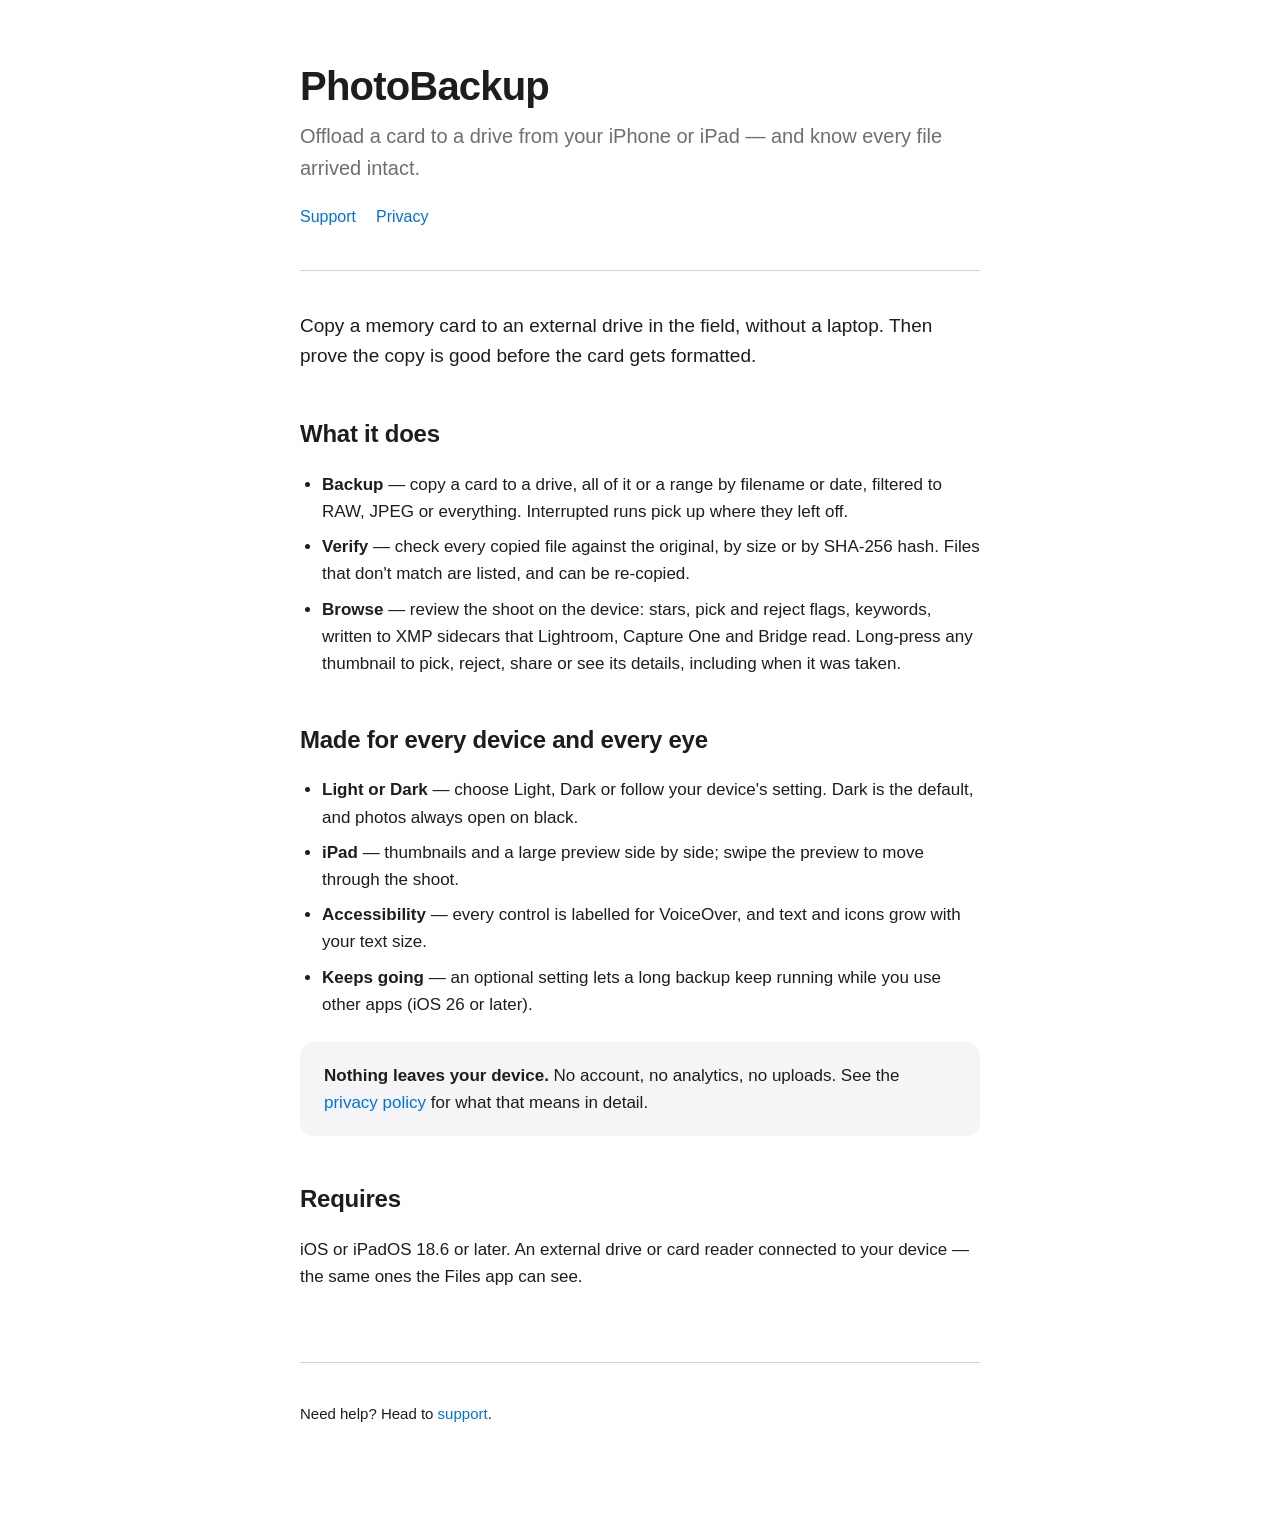
<file: index.html>
<!doctype html>
<html lang="en">
<head>
<meta charset="utf-8">
<meta name="viewport" content="width=device-width, initial-scale=1">
<title>PhotoBackup</title>
<meta name="description" content="Back up a memory card to a drive from your iPhone or iPad, verify every file arrived intact, and cull the results.">
<link rel="stylesheet" href="style.css">
</head>
<body>
<div class="wrap">

<header>
    <h1>PhotoBackup</h1>
    <p class="tagline">Offload a card to a drive from your iPhone or iPad — and know every file arrived intact.</p>
    <nav>
        <a href="support.html">Support</a>
        <a href="privacy.html">Privacy</a>
    </nav>
</header>

<p class="lead">Copy a memory card to an external drive in the field, without a laptop. Then prove the copy is good before the card gets formatted.</p>

<h2>What it does</h2>
<ul>
    <li><strong>Backup</strong> — copy a card to a drive, all of it or a range by filename or date, filtered to RAW, JPEG or everything. Interrupted runs pick up where they left off.</li>
    <li><strong>Verify</strong> — check every copied file against the original, by size or by SHA-256 hash. Files that don't match are listed, and can be re-copied.</li>
    <li><strong>Browse</strong> — review the shoot on the device: stars, pick and reject flags, keywords, written to XMP sidecars that Lightroom, Capture One and Bridge read. Long-press any thumbnail to pick, reject, share or see its details, including when it was taken.</li>
</ul>

<h2>Made for every device and every eye</h2>
<ul>
    <li><strong>Light or Dark</strong> — choose Light, Dark or follow your device's setting. Dark is the default, and photos always open on black.</li>
    <li><strong>iPad</strong> — thumbnails and a large preview side by side; swipe the preview to move through the shoot.</li>
    <li><strong>Accessibility</strong> — every control is labelled for VoiceOver, and text and icons grow with your text size.</li>
    <li><strong>Keeps going</strong> — an optional setting lets a long backup keep running while you use other apps (iOS&nbsp;26 or later).</li>
</ul>

<div class="card">
    <p><strong>Nothing leaves your device.</strong> No account, no analytics, no uploads. See the <a href="privacy.html">privacy policy</a> for what that means in detail.</p>
</div>

<h2>Requires</h2>
<p>iOS or iPadOS 18.6 or later. An external drive or card reader connected to your device — the same ones the Files app can see.</p>

<footer>
    <p>Need help? Head to <a href="support.html">support</a>.</p>
</footer>

</div>
</body>
</html>
</file>
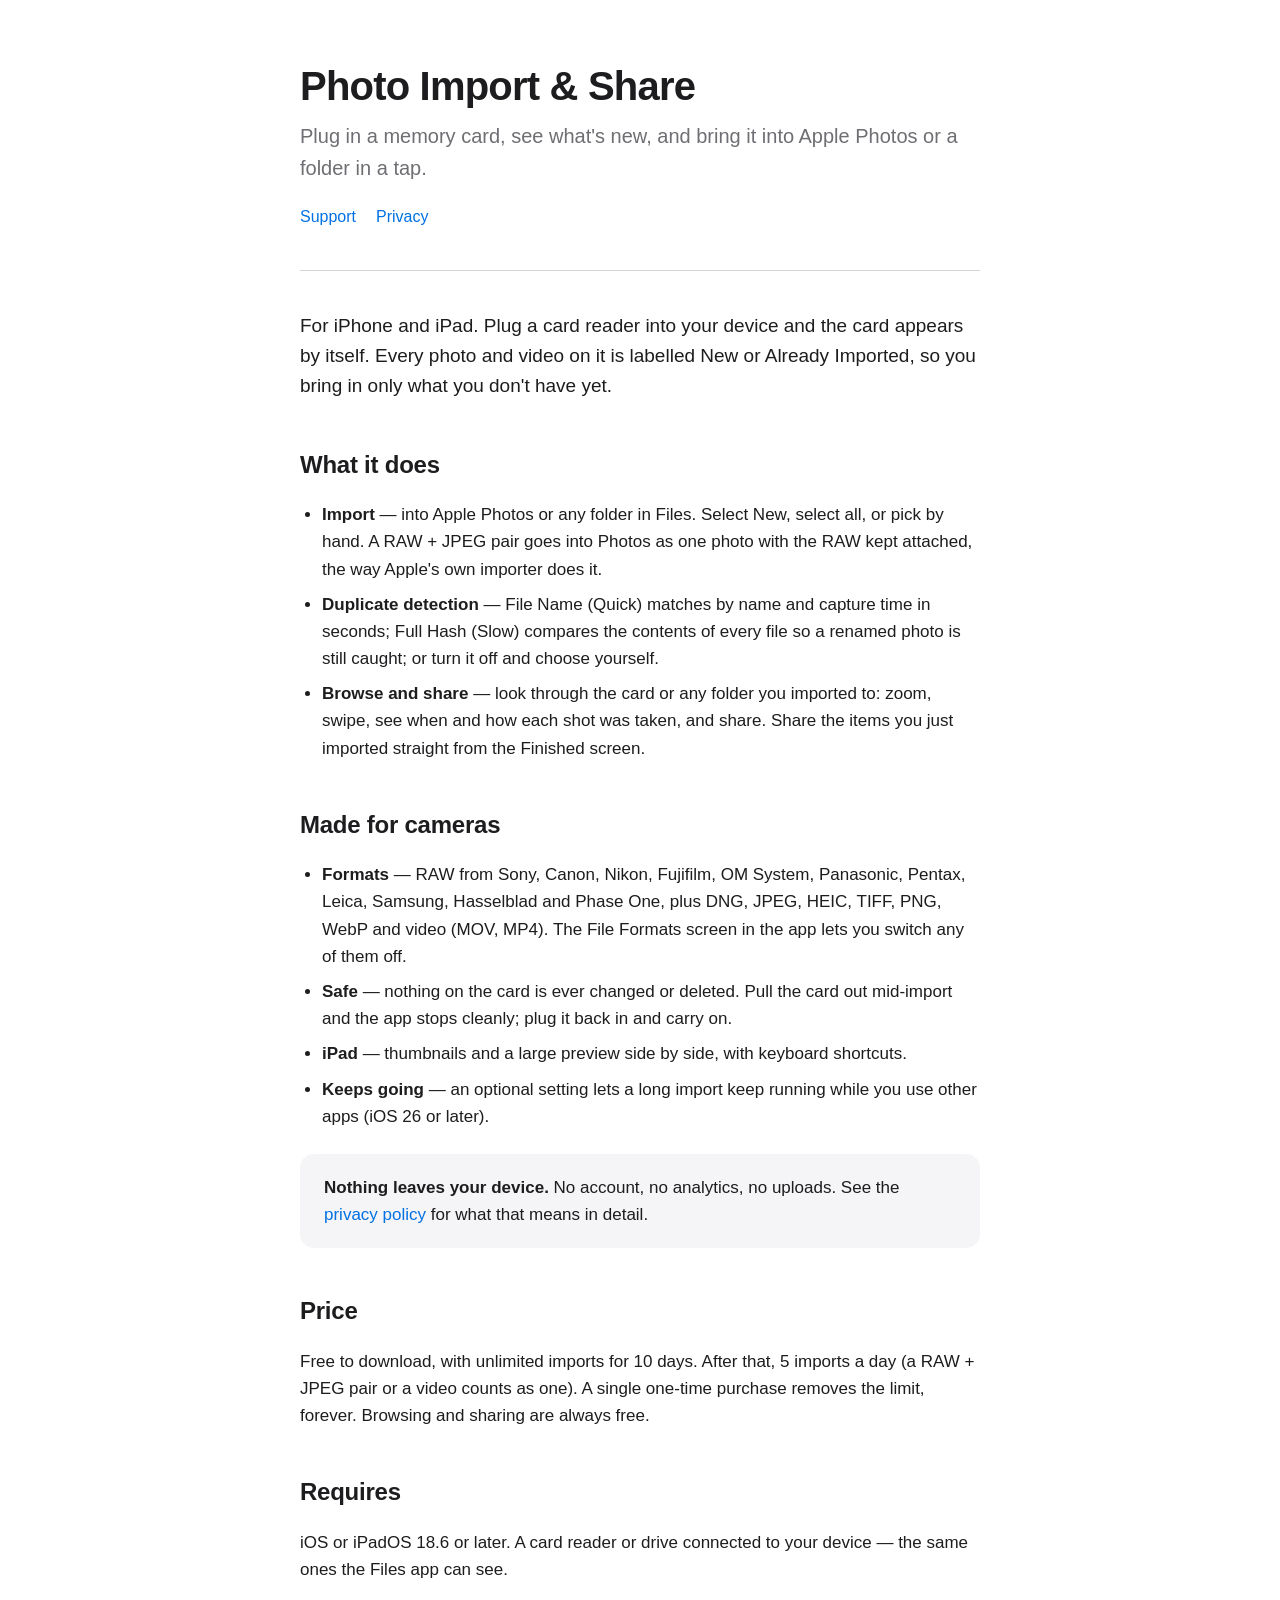
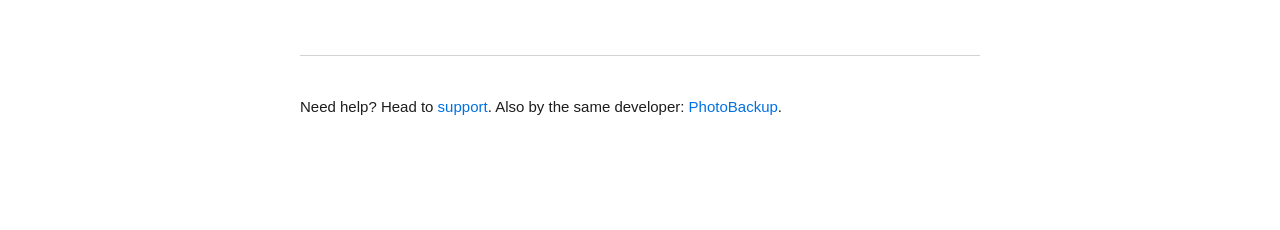
<file: photoimport/index.html>
<!doctype html>
<html lang="en">
<head>
<meta charset="utf-8">
<meta name="viewport" content="width=device-width, initial-scale=1">
<title>Photo Import &amp; Share</title>
<meta name="description" content="Bring the new photos and videos from a camera's memory card into Apple Photos or a folder on your iPhone or iPad, then share them. Nothing leaves your device.">
<link rel="stylesheet" href="../style.css">
</head>
<body>
<div class="wrap">

<header>
    <h1>Photo Import &amp; Share</h1>
    <p class="tagline">Plug in a memory card, see what's new, and bring it into Apple Photos or a folder in a tap.</p>
    <nav>
        <a href="support.html">Support</a>
        <a href="privacy.html">Privacy</a>
    </nav>
</header>

<p class="lead">For iPhone and iPad. Plug a card reader into your device and the card appears by itself. Every photo and video on it is labelled New or Already Imported, so you bring in only what you don't have yet.</p>

<h2>What it does</h2>
<ul>
    <li><strong>Import</strong> — into Apple Photos or any folder in Files. Select New, select all, or pick by hand. A RAW + JPEG pair goes into Photos as one photo with the RAW kept attached, the way Apple's own importer does it.</li>
    <li><strong>Duplicate detection</strong> — File Name (Quick) matches by name and capture time in seconds; Full Hash (Slow) compares the contents of every file so a renamed photo is still caught; or turn it off and choose yourself.</li>
    <li><strong>Browse and share</strong> — look through the card or any folder you imported to: zoom, swipe, see when and how each shot was taken, and share. Share the items you just imported straight from the Finished screen.</li>
</ul>

<h2>Made for cameras</h2>
<ul>
    <li><strong>Formats</strong> — RAW from Sony, Canon, Nikon, Fujifilm, OM System, Panasonic, Pentax, Leica, Samsung, Hasselblad and Phase One, plus DNG, JPEG, HEIC, TIFF, PNG, WebP and video (MOV, MP4). The File Formats screen in the app lets you switch any of them off.</li>
    <li><strong>Safe</strong> — nothing on the card is ever changed or deleted. Pull the card out mid-import and the app stops cleanly; plug it back in and carry on.</li>
    <li><strong>iPad</strong> — thumbnails and a large preview side by side, with keyboard shortcuts.</li>
    <li><strong>Keeps going</strong> — an optional setting lets a long import keep running while you use other apps (iOS&nbsp;26 or later).</li>
</ul>

<div class="card">
    <p><strong>Nothing leaves your device.</strong> No account, no analytics, no uploads. See the <a href="privacy.html">privacy policy</a> for what that means in detail.</p>
</div>

<h2>Price</h2>
<p>Free to download, with unlimited imports for 10 days. After that, 5 imports a day (a RAW + JPEG pair or a video counts as one). A single one-time purchase removes the limit, forever. Browsing and sharing are always free.</p>

<h2>Requires</h2>
<p>iOS or iPadOS 18.6 or later. A card reader or drive connected to your device — the same ones the Files app can see.</p>

<footer>
    <p>Need help? Head to <a href="support.html">support</a>. Also by the same developer: <a href="../index.html">PhotoBackup</a>.</p>
</footer>

</div>
</body>
</html>
</file>
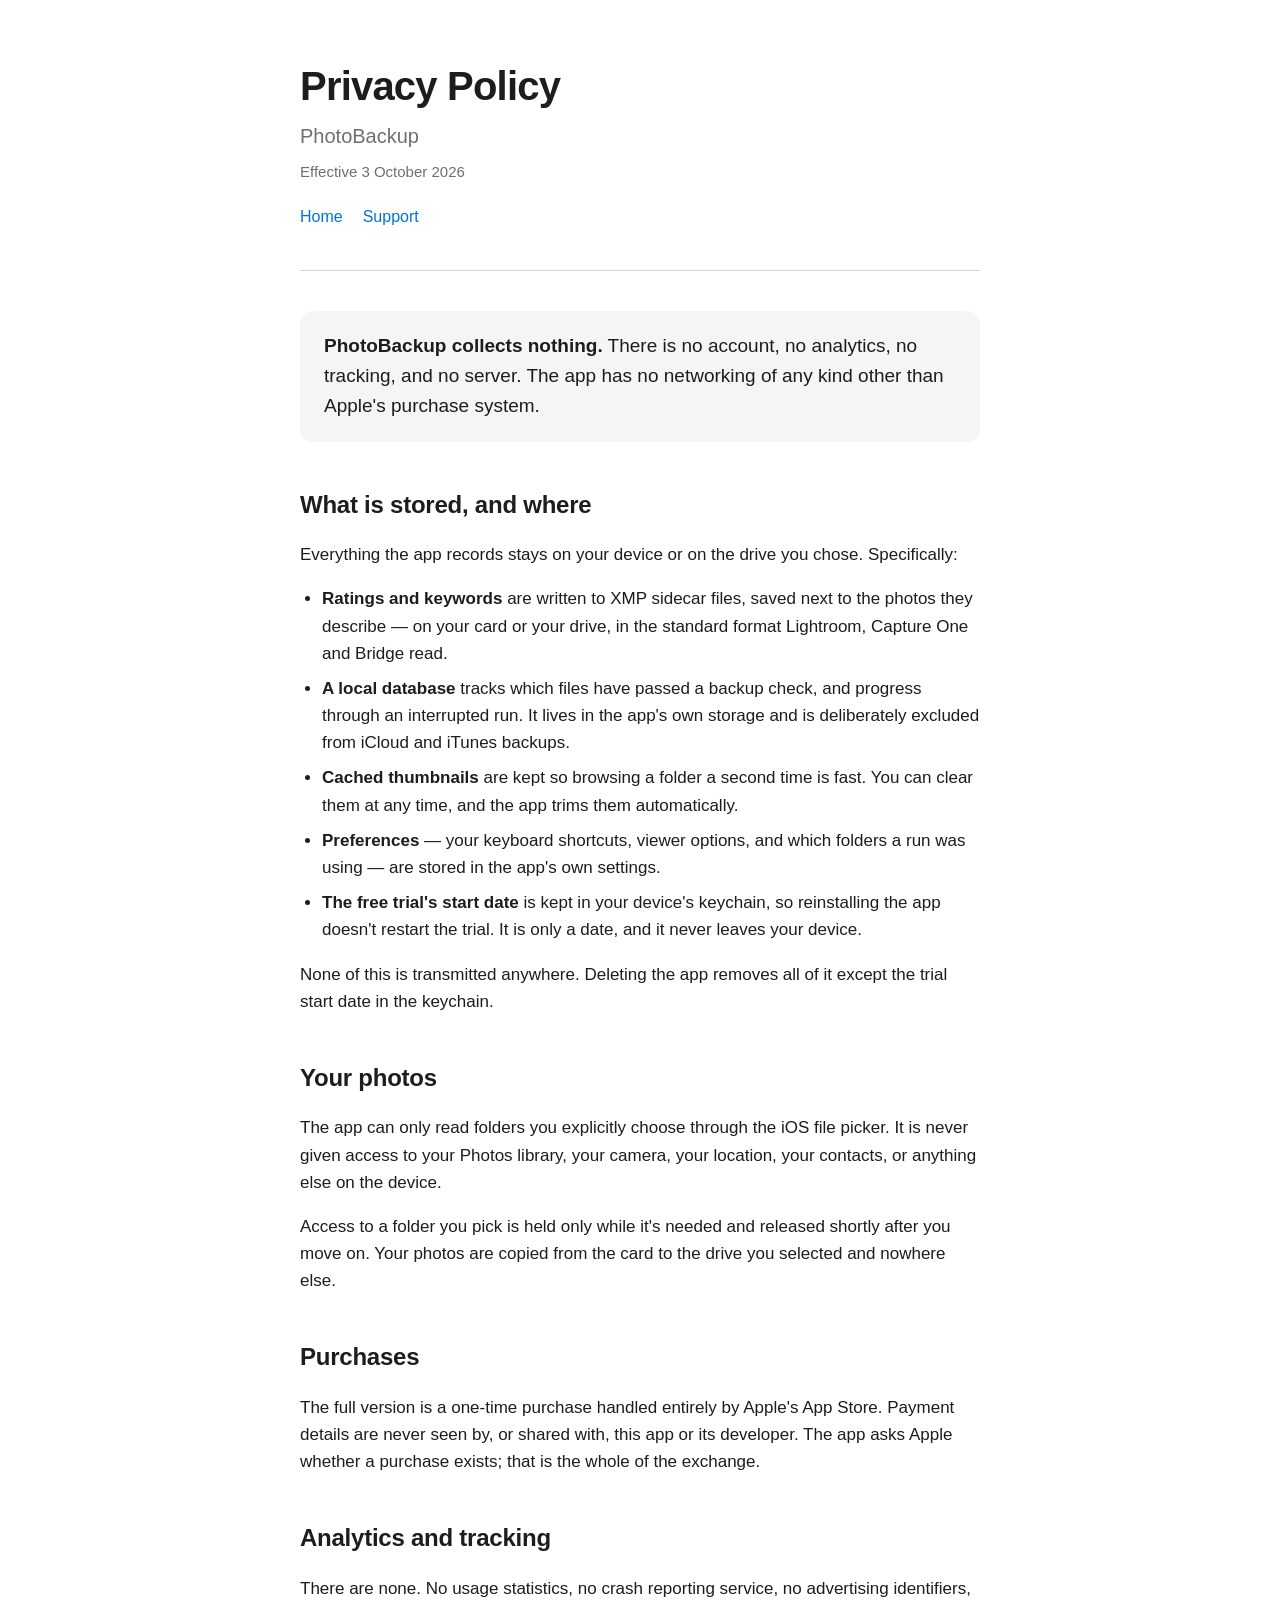
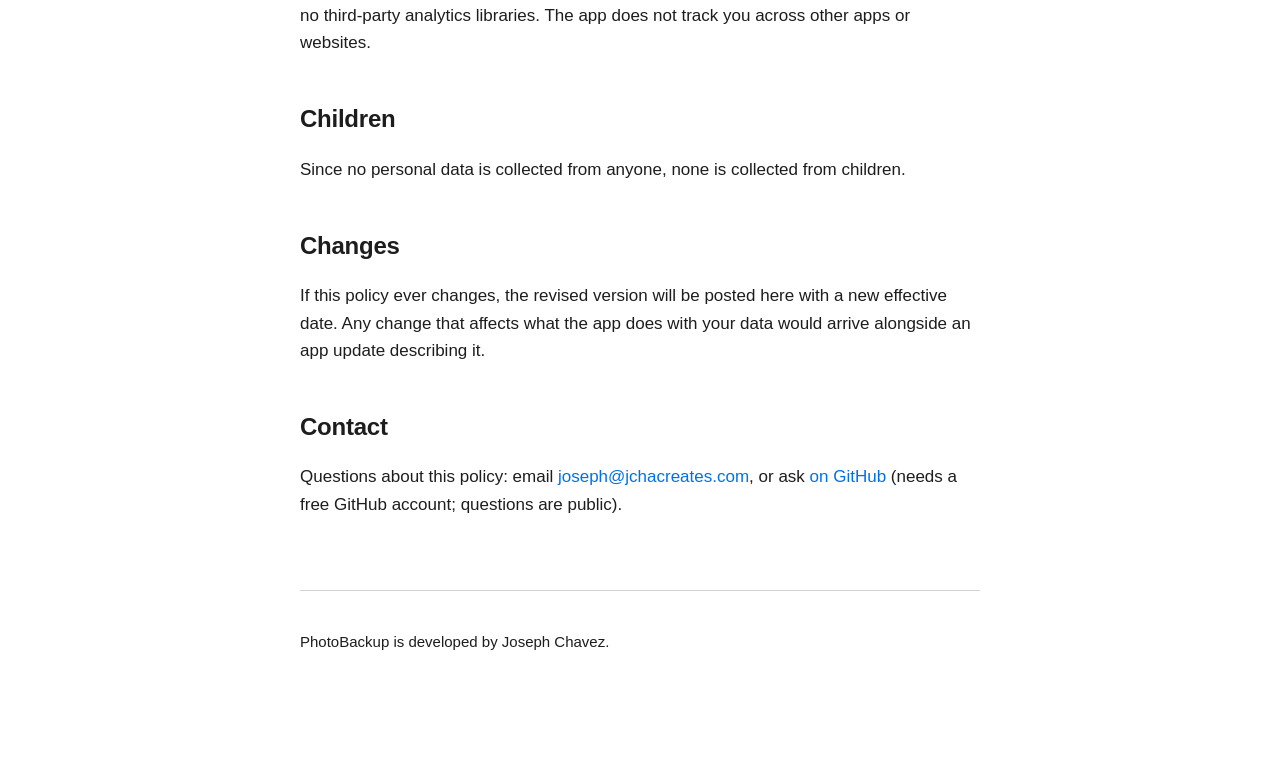
<file: privacy.html>
<!doctype html>
<html lang="en">
<head>
<meta charset="utf-8">
<meta name="viewport" content="width=device-width, initial-scale=1">
<title>Privacy Policy — PhotoBackup</title>
<meta name="description" content="PhotoBackup collects no data. Nothing leaves your device.">
<link rel="stylesheet" href="style.css">
</head>
<body>
<div class="wrap">

<header>
    <h1>Privacy Policy</h1>
    <p class="tagline">PhotoBackup</p>
    <p class="meta">Effective 3 October 2026</p>
    <nav>
        <a href="index.html">Home</a>
        <a href="support.html">Support</a>
    </nav>
</header>

<div class="card">
    <p class="lead"><strong>PhotoBackup collects nothing.</strong> There is no account, no analytics, no tracking, and no server. The app has no networking of any kind other than Apple's purchase system.</p>
</div>

<h2>What is stored, and where</h2>
<p>Everything the app records stays on your device or on the drive you chose. Specifically:</p>
<ul>
    <li><strong>Ratings and keywords</strong> are written to XMP sidecar files, saved next to the photos they describe — on your card or your drive, in the standard format Lightroom, Capture One and Bridge read.</li>
    <li><strong>A local database</strong> tracks which files have passed a backup check, and progress through an interrupted run. It lives in the app's own storage and is deliberately excluded from iCloud and iTunes backups.</li>
    <li><strong>Cached thumbnails</strong> are kept so browsing a folder a second time is fast. You can clear them at any time, and the app trims them automatically.</li>
    <li><strong>Preferences</strong> — your keyboard shortcuts, viewer options, and which folders a run was using — are stored in the app's own settings.</li>
    <li><strong>The free trial's start date</strong> is kept in your device's keychain, so reinstalling the app doesn't restart the trial. It is only a date, and it never leaves your device.</li>
</ul>
<p>None of this is transmitted anywhere. Deleting the app removes all of it except the trial start date in the keychain.</p>

<h2>Your photos</h2>
<p>The app can only read folders you explicitly choose through the iOS file picker. It is never given access to your Photos library, your camera, your location, your contacts, or anything else on the device.</p>
<p>Access to a folder you pick is held only while it's needed and released shortly after you move on. Your photos are copied from the card to the drive you selected and nowhere else.</p>

<h2>Purchases</h2>
<p>The full version is a one-time purchase handled entirely by Apple's App Store. Payment details are never seen by, or shared with, this app or its developer. The app asks Apple whether a purchase exists; that is the whole of the exchange.</p>

<h2>Analytics and tracking</h2>
<p>There are none. No usage statistics, no crash reporting service, no advertising identifiers, no third-party analytics libraries. The app does not track you across other apps or websites.</p>

<h2>Children</h2>
<p>Since no personal data is collected from anyone, none is collected from children.</p>

<h2>Changes</h2>
<p>If this policy ever changes, the revised version will be posted here with a new effective date. Any change that affects what the app does with your data would arrive alongside an app update describing it.</p>

<h2>Contact</h2>
<p>Questions about this policy: email <a href="mailto:joseph@jchacreates.com">joseph@jchacreates.com</a>, or ask <a href="https://github.com/JChaCreates/iosphotobackup/issues/new">on GitHub</a> (needs a free GitHub account; questions are public).</p>

<footer>
    <p>PhotoBackup is developed by Joseph Chavez.</p>
</footer>

</div>
</body>
</html>
</file>
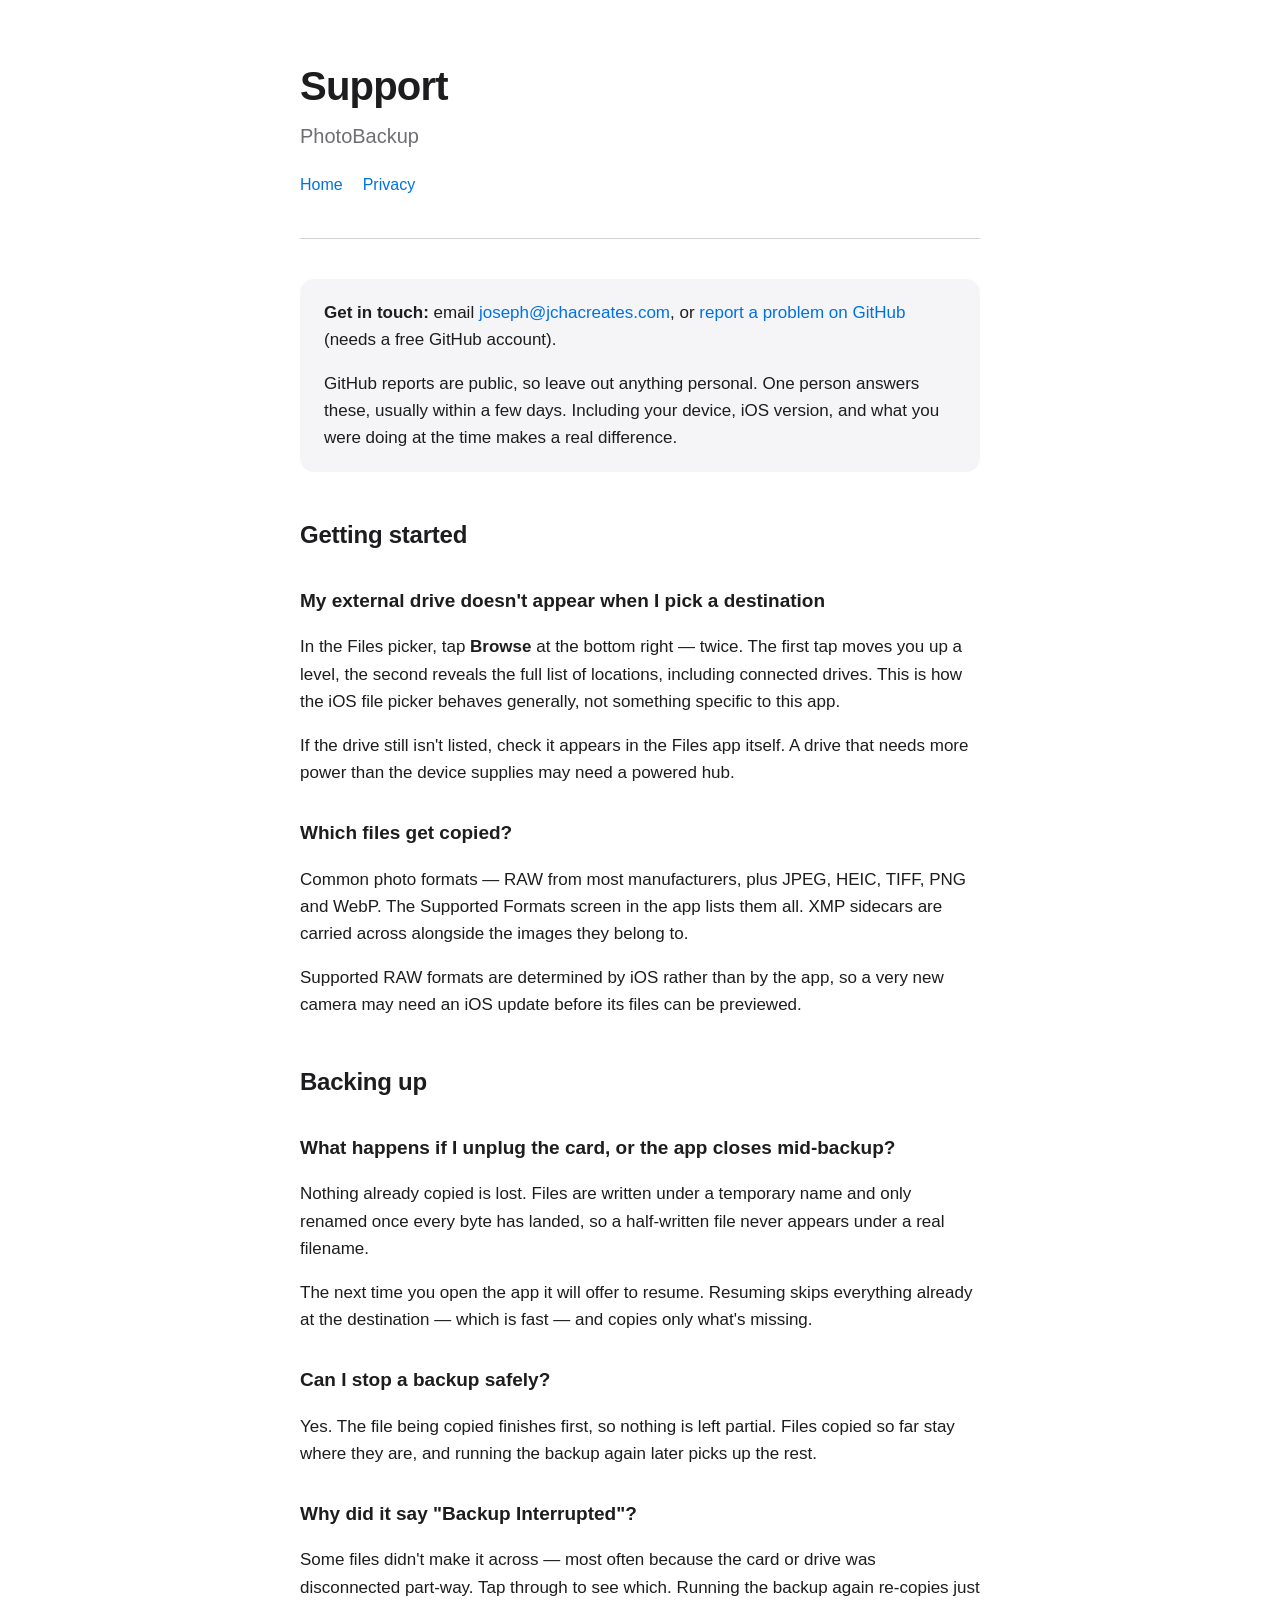
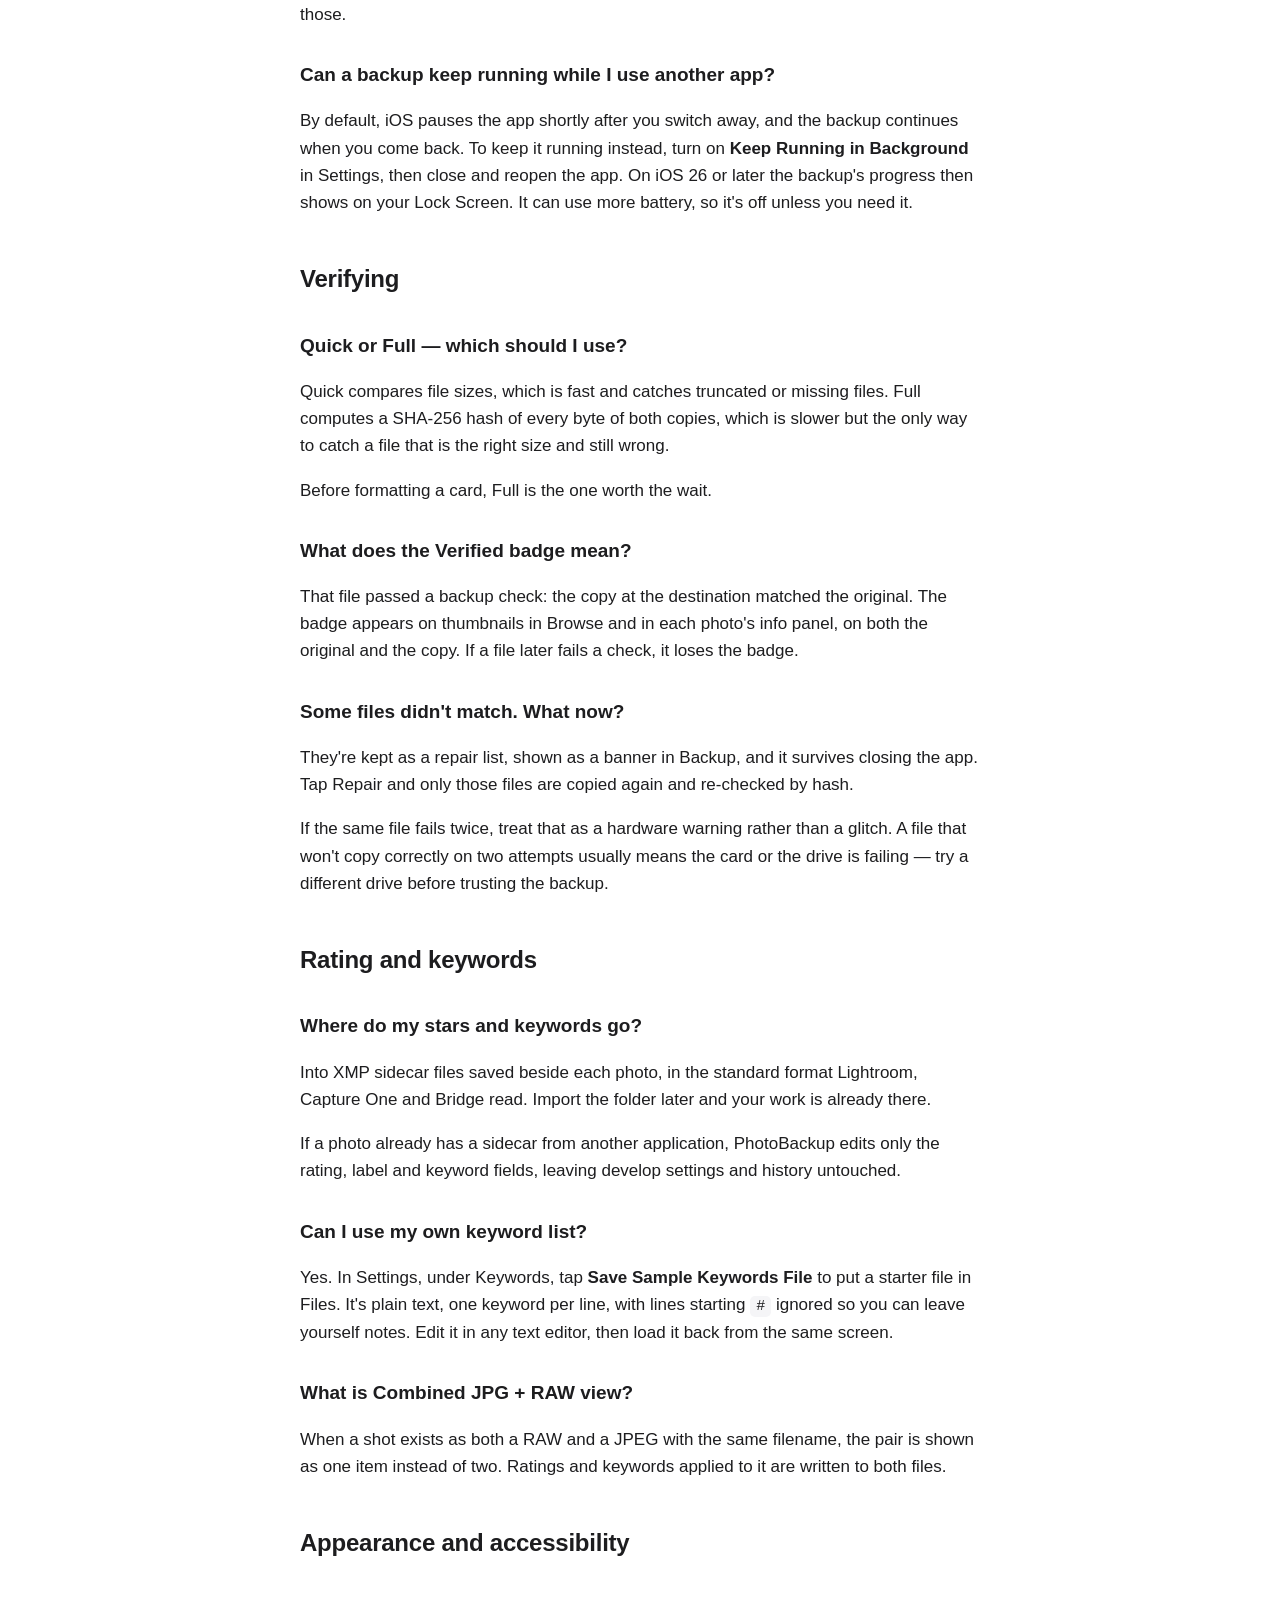
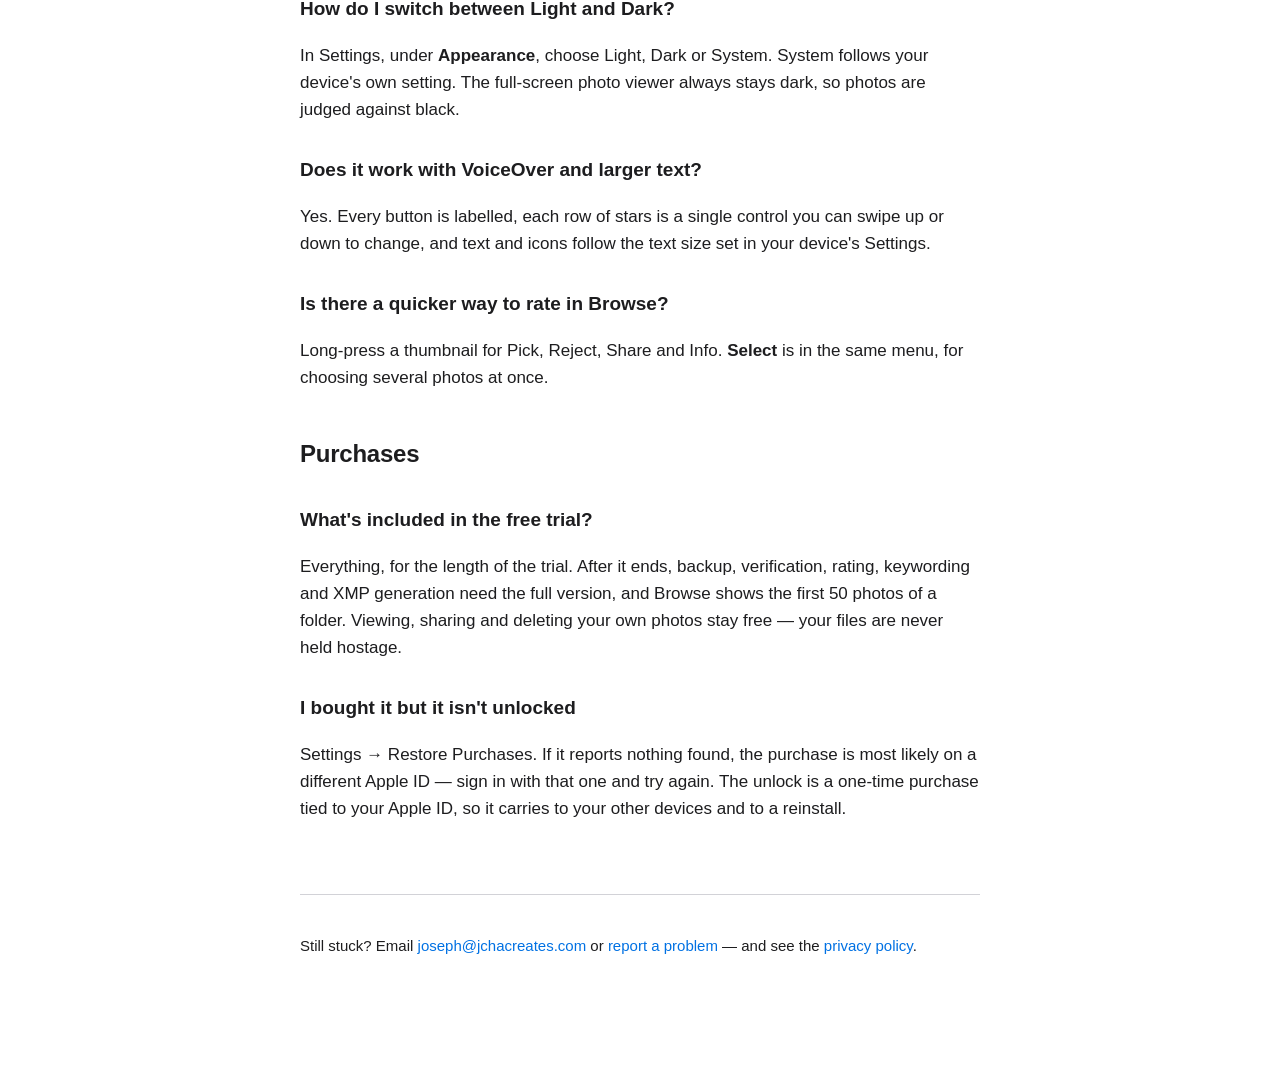
<file: support.html>
<!doctype html>
<html lang="en">
<head>
<meta charset="utf-8">
<meta name="viewport" content="width=device-width, initial-scale=1">
<title>Support — PhotoBackup</title>
<meta name="description" content="Help and answers for PhotoBackup.">
<link rel="stylesheet" href="style.css">
</head>
<body>
<div class="wrap">

<header>
    <h1>Support</h1>
    <p class="tagline">PhotoBackup</p>
    <nav>
        <a href="index.html">Home</a>
        <a href="privacy.html">Privacy</a>
    </nav>
</header>

<div class="card">
    <p><strong>Get in touch:</strong> email <a href="mailto:joseph@jchacreates.com">joseph@jchacreates.com</a>, or <a href="https://github.com/JChaCreates/iosphotobackup/issues/new">report a problem on GitHub</a> (needs a free GitHub account).</p>
    <p>GitHub reports are public, so leave out anything personal. One person answers these, usually within a few days. Including your device, iOS version, and what you were doing at the time makes a real difference.</p>
</div>

<h2>Getting started</h2>

<h3>My external drive doesn't appear when I pick a destination</h3>
<p>In the Files picker, tap <strong>Browse</strong> at the bottom right — twice. The first tap moves you up a level, the second reveals the full list of locations, including connected drives. This is how the iOS file picker behaves generally, not something specific to this app.</p>
<p>If the drive still isn't listed, check it appears in the Files app itself. A drive that needs more power than the device supplies may need a powered hub.</p>

<h3>Which files get copied?</h3>
<p>Common photo formats — RAW from most manufacturers, plus JPEG, HEIC, TIFF, PNG and WebP. The Supported Formats screen in the app lists them all. XMP sidecars are carried across alongside the images they belong to.</p>
<p>Supported RAW formats are determined by iOS rather than by the app, so a very new camera may need an iOS update before its files can be previewed.</p>

<h2>Backing up</h2>

<h3>What happens if I unplug the card, or the app closes mid-backup?</h3>
<p>Nothing already copied is lost. Files are written under a temporary name and only renamed once every byte has landed, so a half-written file never appears under a real filename.</p>
<p>The next time you open the app it will offer to resume. Resuming skips everything already at the destination — which is fast — and copies only what's missing.</p>

<h3>Can I stop a backup safely?</h3>
<p>Yes. The file being copied finishes first, so nothing is left partial. Files copied so far stay where they are, and running the backup again later picks up the rest.</p>

<h3>Why did it say "Backup Interrupted"?</h3>
<p>Some files didn't make it across — most often because the card or drive was disconnected part-way. Tap through to see which. Running the backup again re-copies just those.</p>

<h3>Can a backup keep running while I use another app?</h3>
<p>By default, iOS pauses the app shortly after you switch away, and the backup continues when you come back. To keep it running instead, turn on <strong>Keep Running in Background</strong> in Settings, then close and reopen the app. On iOS 26 or later the backup's progress then shows on your Lock Screen. It can use more battery, so it's off unless you need it.</p>

<h2>Verifying</h2>

<h3>Quick or Full — which should I use?</h3>
<p>Quick compares file sizes, which is fast and catches truncated or missing files. Full computes a SHA-256 hash of every byte of both copies, which is slower but the only way to catch a file that is the right size and still wrong.</p>
<p>Before formatting a card, Full is the one worth the wait.</p>

<h3>What does the Verified badge mean?</h3>
<p>That file passed a backup check: the copy at the destination matched the original. The badge appears on thumbnails in Browse and in each photo's info panel, on both the original and the copy. If a file later fails a check, it loses the badge.</p>

<h3>Some files didn't match. What now?</h3>
<p>They're kept as a repair list, shown as a banner in Backup, and it survives closing the app. Tap Repair and only those files are copied again and re-checked by hash.</p>
<p>If the same file fails twice, treat that as a hardware warning rather than a glitch. A file that won't copy correctly on two attempts usually means the card or the drive is failing — try a different drive before trusting the backup.</p>

<h2>Rating and keywords</h2>

<h3>Where do my stars and keywords go?</h3>
<p>Into XMP sidecar files saved beside each photo, in the standard format Lightroom, Capture One and Bridge read. Import the folder later and your work is already there.</p>
<p>If a photo already has a sidecar from another application, PhotoBackup edits only the rating, label and keyword fields, leaving develop settings and history untouched.</p>

<h3>Can I use my own keyword list?</h3>
<p>Yes. In Settings, under Keywords, tap <strong>Save Sample Keywords File</strong> to put a starter file in Files. It's plain text, one keyword per line, with lines starting <code>#</code> ignored so you can leave yourself notes. Edit it in any text editor, then load it back from the same screen.</p>

<h3>What is Combined JPG + RAW view?</h3>
<p>When a shot exists as both a RAW and a JPEG with the same filename, the pair is shown as one item instead of two. Ratings and keywords applied to it are written to both files.</p>

<h2>Appearance and accessibility</h2>

<h3>How do I switch between Light and Dark?</h3>
<p>In Settings, under <strong>Appearance</strong>, choose Light, Dark or System. System follows your device's own setting. The full-screen photo viewer always stays dark, so photos are judged against black.</p>

<h3>Does it work with VoiceOver and larger text?</h3>
<p>Yes. Every button is labelled, each row of stars is a single control you can swipe up or down to change, and text and icons follow the text size set in your device's Settings.</p>

<h3>Is there a quicker way to rate in Browse?</h3>
<p>Long-press a thumbnail for Pick, Reject, Share and Info. <strong>Select</strong> is in the same menu, for choosing several photos at once.</p>

<h2>Purchases</h2>

<h3>What's included in the free trial?</h3>
<p>Everything, for the length of the trial. After it ends, backup, verification, rating, keywording and XMP generation need the full version, and Browse shows the first 50 photos of a folder. Viewing, sharing and deleting your own photos stay free — your files are never held hostage.</p>

<h3>I bought it but it isn't unlocked</h3>
<p>Settings → Restore Purchases. If it reports nothing found, the purchase is most likely on a different Apple ID — sign in with that one and try again. The unlock is a one-time purchase tied to your Apple ID, so it carries to your other devices and to a reinstall.</p>

<footer>
    <p>Still stuck? Email <a href="mailto:joseph@jchacreates.com">joseph@jchacreates.com</a> or <a href="https://github.com/JChaCreates/iosphotobackup/issues/new">report a problem</a> — and see the <a href="privacy.html">privacy policy</a>.</p>
</footer>

</div>
</body>
</html>
</file>
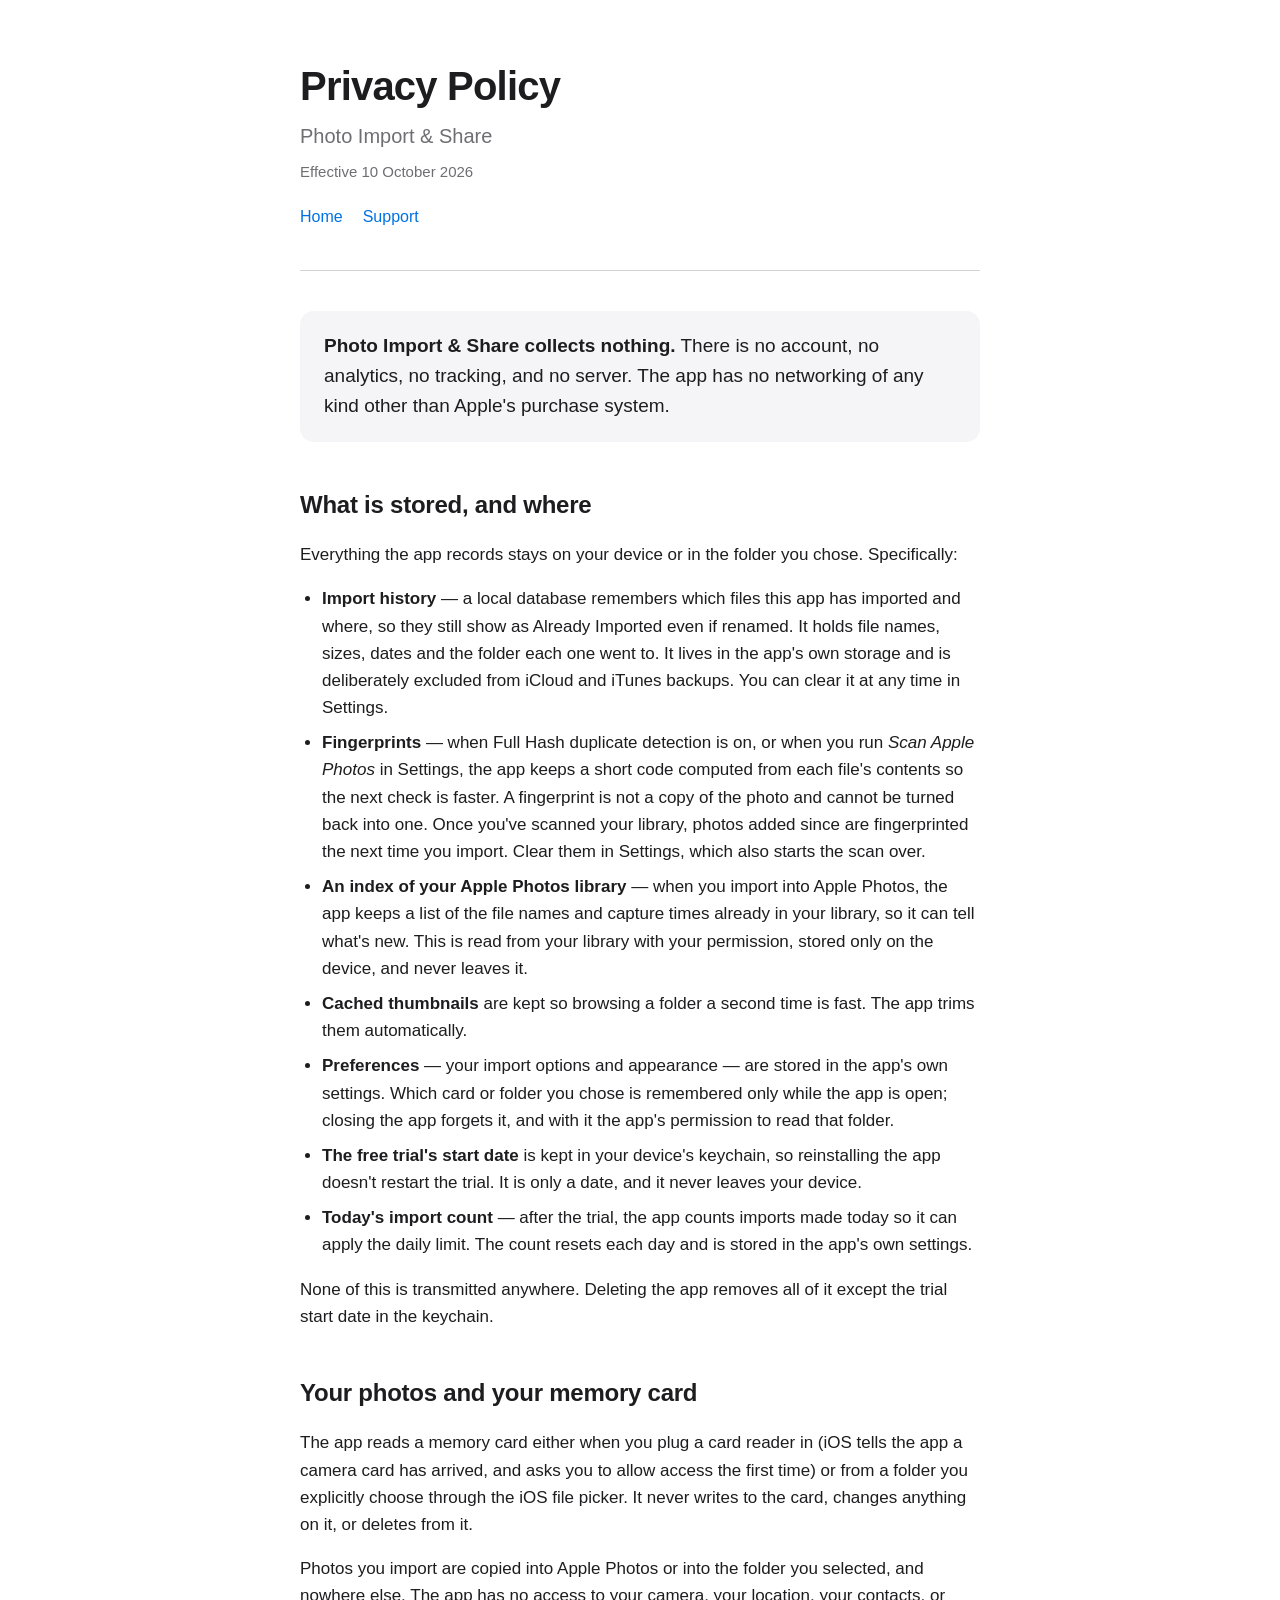
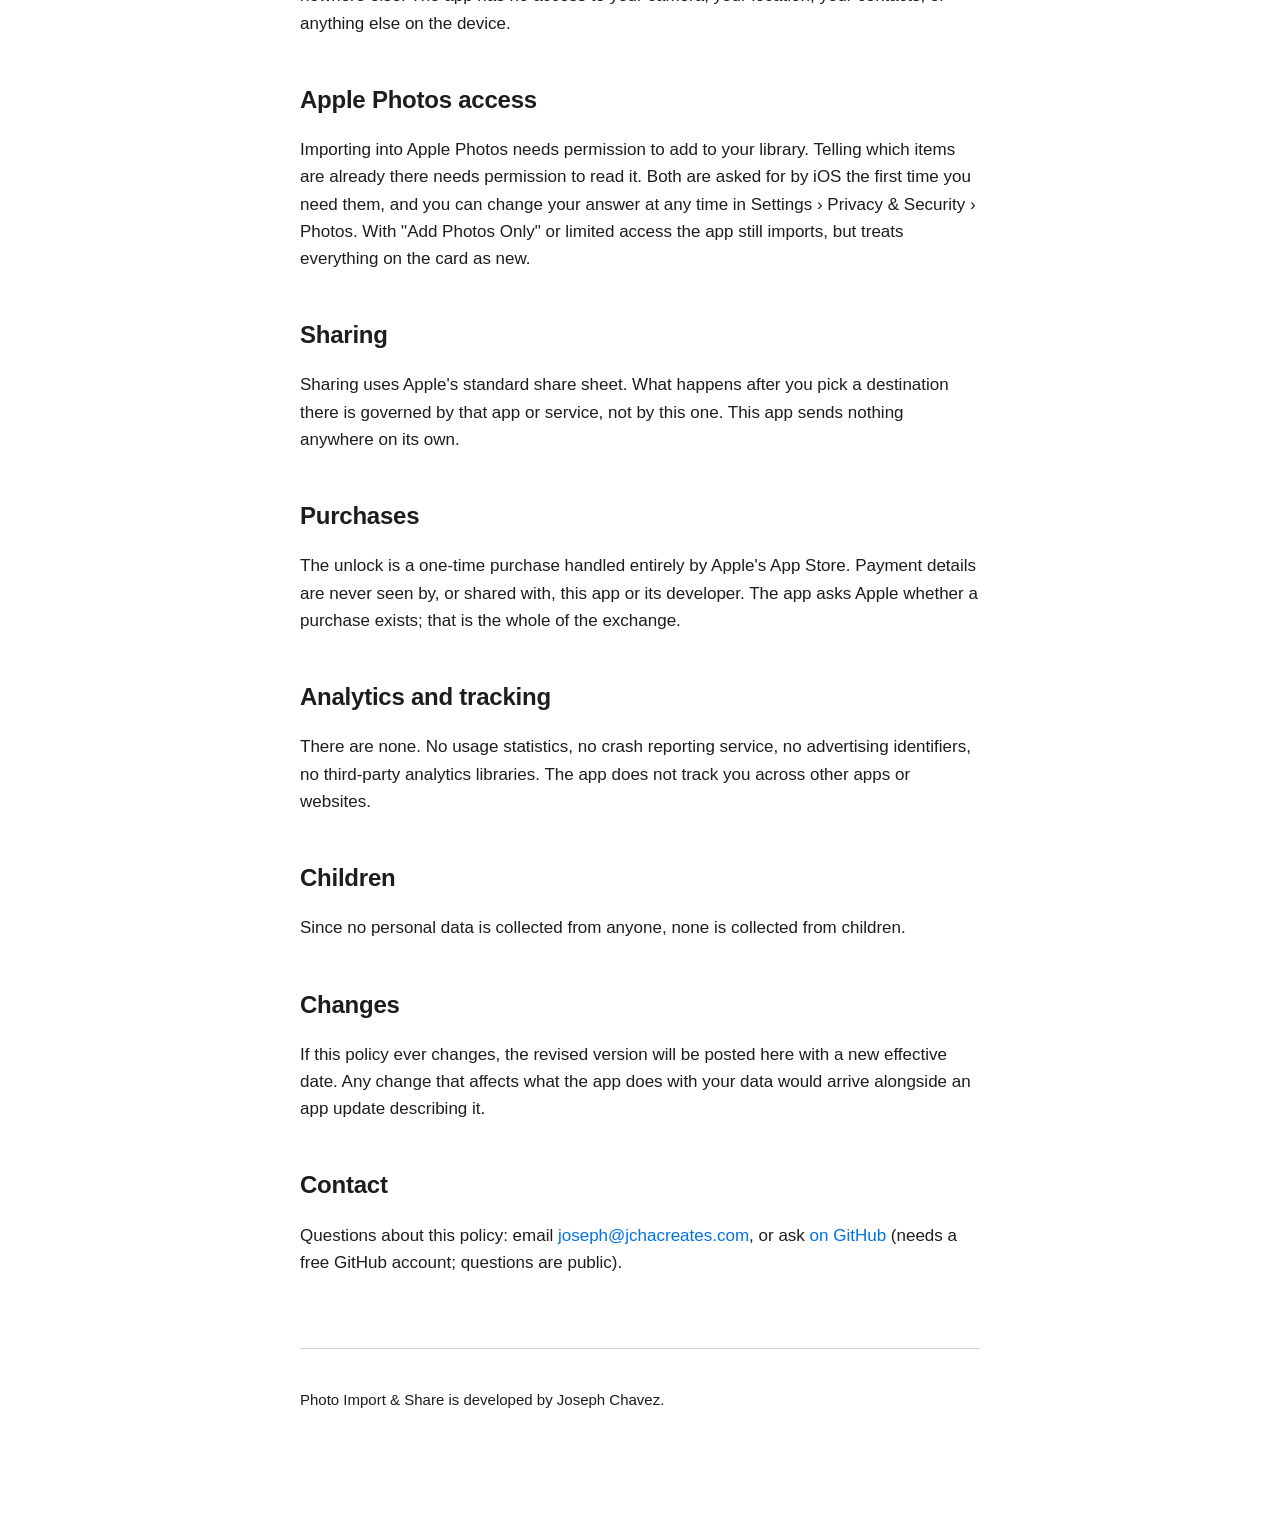
<file: photoimport/privacy.html>
<!doctype html>
<html lang="en">
<head>
<meta charset="utf-8">
<meta name="viewport" content="width=device-width, initial-scale=1">
<title>Privacy Policy — Photo Import &amp; Share</title>
<meta name="description" content="Photo Import & Share collects no data. Nothing leaves your device.">
<link rel="stylesheet" href="../style.css">
</head>
<body>
<div class="wrap">

<header>
    <h1>Privacy Policy</h1>
    <p class="tagline">Photo Import &amp; Share</p>
    <p class="meta">Effective 10 October 2026</p>
    <nav>
        <a href="index.html">Home</a>
        <a href="support.html">Support</a>
    </nav>
</header>

<div class="card">
    <p class="lead"><strong>Photo Import &amp; Share collects nothing.</strong> There is no account, no analytics, no tracking, and no server. The app has no networking of any kind other than Apple's purchase system.</p>
</div>

<h2>What is stored, and where</h2>
<p>Everything the app records stays on your device or in the folder you chose. Specifically:</p>
<ul>
    <li><strong>Import history</strong> — a local database remembers which files this app has imported and where, so they still show as Already Imported even if renamed. It holds file names, sizes, dates and the folder each one went to. It lives in the app's own storage and is deliberately excluded from iCloud and iTunes backups. You can clear it at any time in Settings.</li>
    <li><strong>Fingerprints</strong> — when Full Hash duplicate detection is on, or when you run <em>Scan Apple Photos</em> in Settings, the app keeps a short code computed from each file's contents so the next check is faster. A fingerprint is not a copy of the photo and cannot be turned back into one. Once you've scanned your library, photos added since are fingerprinted the next time you import. Clear them in Settings, which also starts the scan over.</li>
    <li><strong>An index of your Apple Photos library</strong> — when you import into Apple Photos, the app keeps a list of the file names and capture times already in your library, so it can tell what's new. This is read from your library with your permission, stored only on the device, and never leaves it.</li>
    <li><strong>Cached thumbnails</strong> are kept so browsing a folder a second time is fast. The app trims them automatically.</li>
    <li><strong>Preferences</strong> — your import options and appearance — are stored in the app's own settings. Which card or folder you chose is remembered only while the app is open; closing the app forgets it, and with it the app's permission to read that folder.</li>
    <li><strong>The free trial's start date</strong> is kept in your device's keychain, so reinstalling the app doesn't restart the trial. It is only a date, and it never leaves your device.</li>
    <li><strong>Today's import count</strong> — after the trial, the app counts imports made today so it can apply the daily limit. The count resets each day and is stored in the app's own settings.</li>
</ul>
<p>None of this is transmitted anywhere. Deleting the app removes all of it except the trial start date in the keychain.</p>

<h2>Your photos and your memory card</h2>
<p>The app reads a memory card either when you plug a card reader in (iOS tells the app a camera card has arrived, and asks you to allow access the first time) or from a folder you explicitly choose through the iOS file picker. It never writes to the card, changes anything on it, or deletes from it.</p>
<p>Photos you import are copied into Apple Photos or into the folder you selected, and nowhere else. The app has no access to your camera, your location, your contacts, or anything else on the device.</p>

<h2>Apple Photos access</h2>
<p>Importing into Apple Photos needs permission to add to your library. Telling which items are already there needs permission to read it. Both are asked for by iOS the first time you need them, and you can change your answer at any time in Settings › Privacy &amp; Security › Photos. With "Add Photos Only" or limited access the app still imports, but treats everything on the card as new.</p>

<h2>Sharing</h2>
<p>Sharing uses Apple's standard share sheet. What happens after you pick a destination there is governed by that app or service, not by this one. This app sends nothing anywhere on its own.</p>

<h2>Purchases</h2>
<p>The unlock is a one-time purchase handled entirely by Apple's App Store. Payment details are never seen by, or shared with, this app or its developer. The app asks Apple whether a purchase exists; that is the whole of the exchange.</p>

<h2>Analytics and tracking</h2>
<p>There are none. No usage statistics, no crash reporting service, no advertising identifiers, no third-party analytics libraries. The app does not track you across other apps or websites.</p>

<h2>Children</h2>
<p>Since no personal data is collected from anyone, none is collected from children.</p>

<h2>Changes</h2>
<p>If this policy ever changes, the revised version will be posted here with a new effective date. Any change that affects what the app does with your data would arrive alongside an app update describing it.</p>

<h2>Contact</h2>
<p>Questions about this policy: email <a href="mailto:joseph@jchacreates.com">joseph@jchacreates.com</a>, or ask <a href="https://github.com/JChaCreates/iosphotobackup/issues/new">on GitHub</a> (needs a free GitHub account; questions are public).</p>

<footer>
    <p>Photo Import &amp; Share is developed by Joseph Chavez.</p>
</footer>

</div>
</body>
</html>
</file>
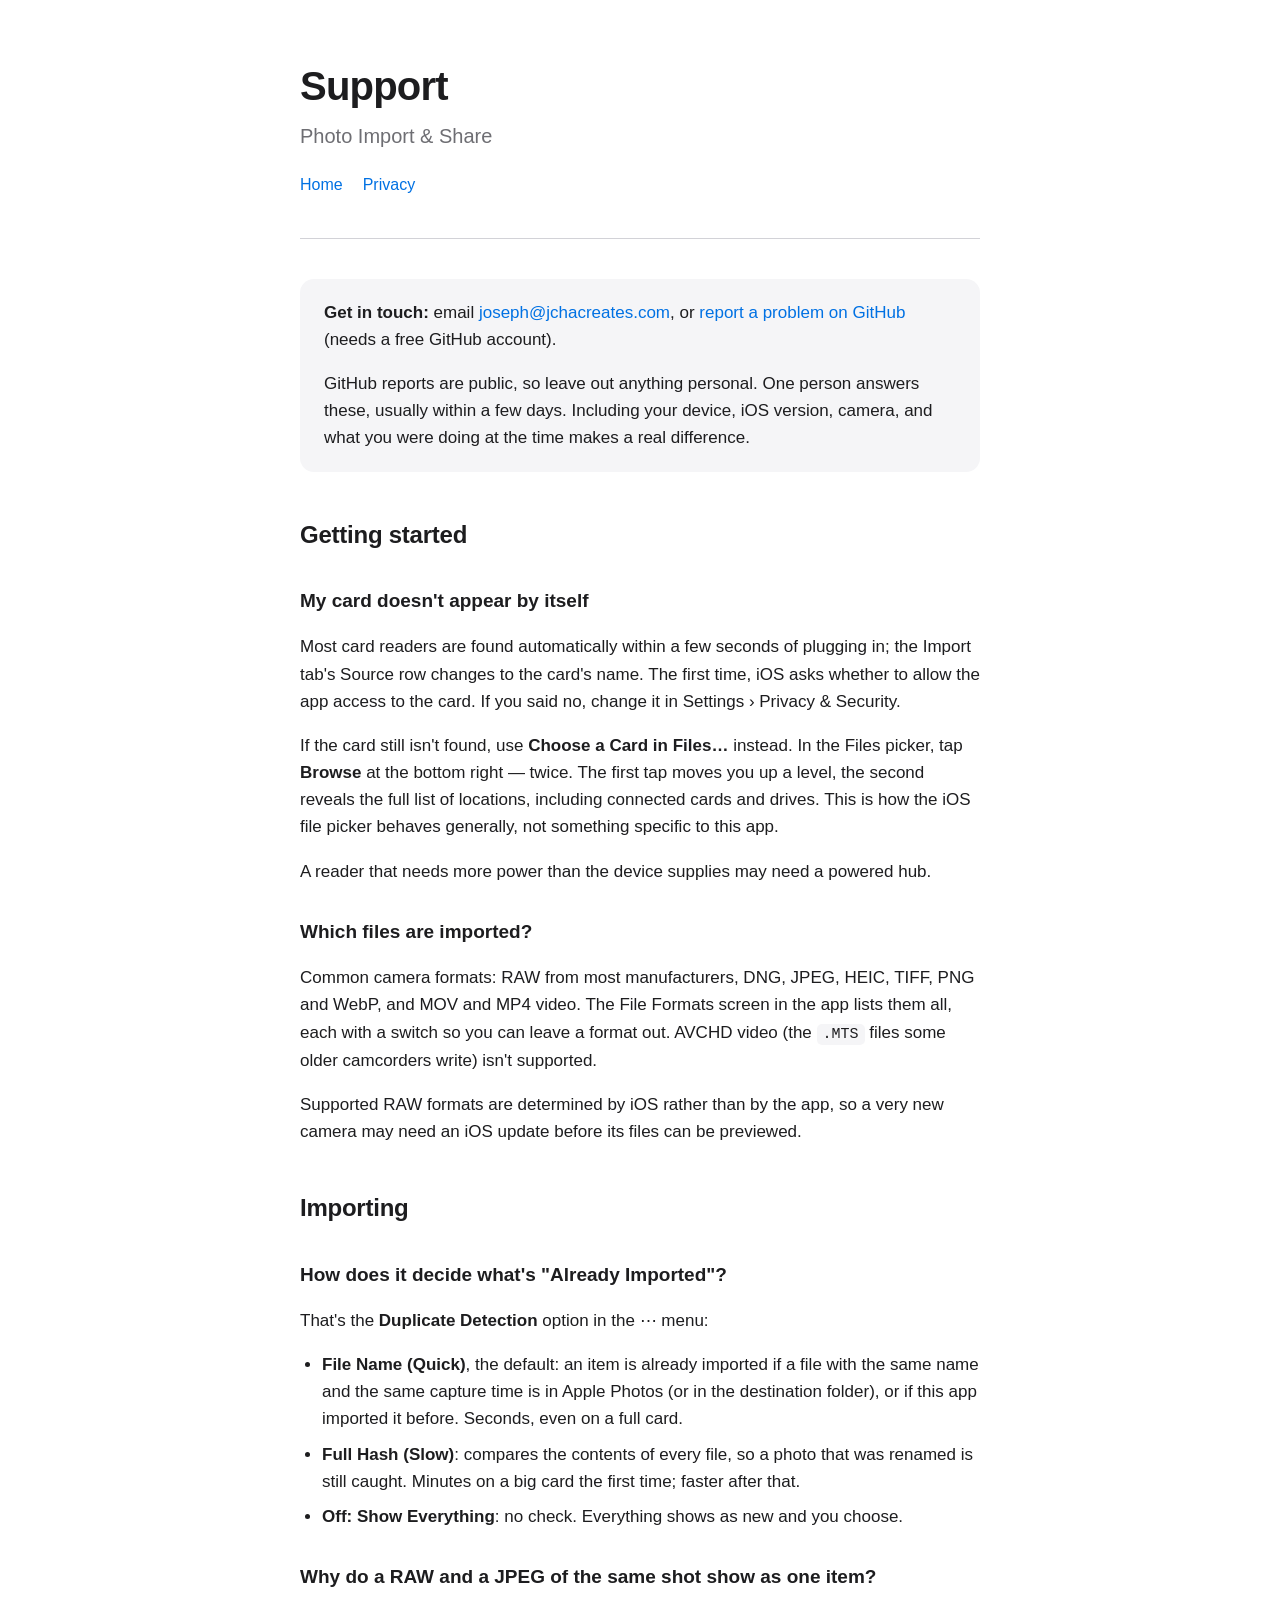
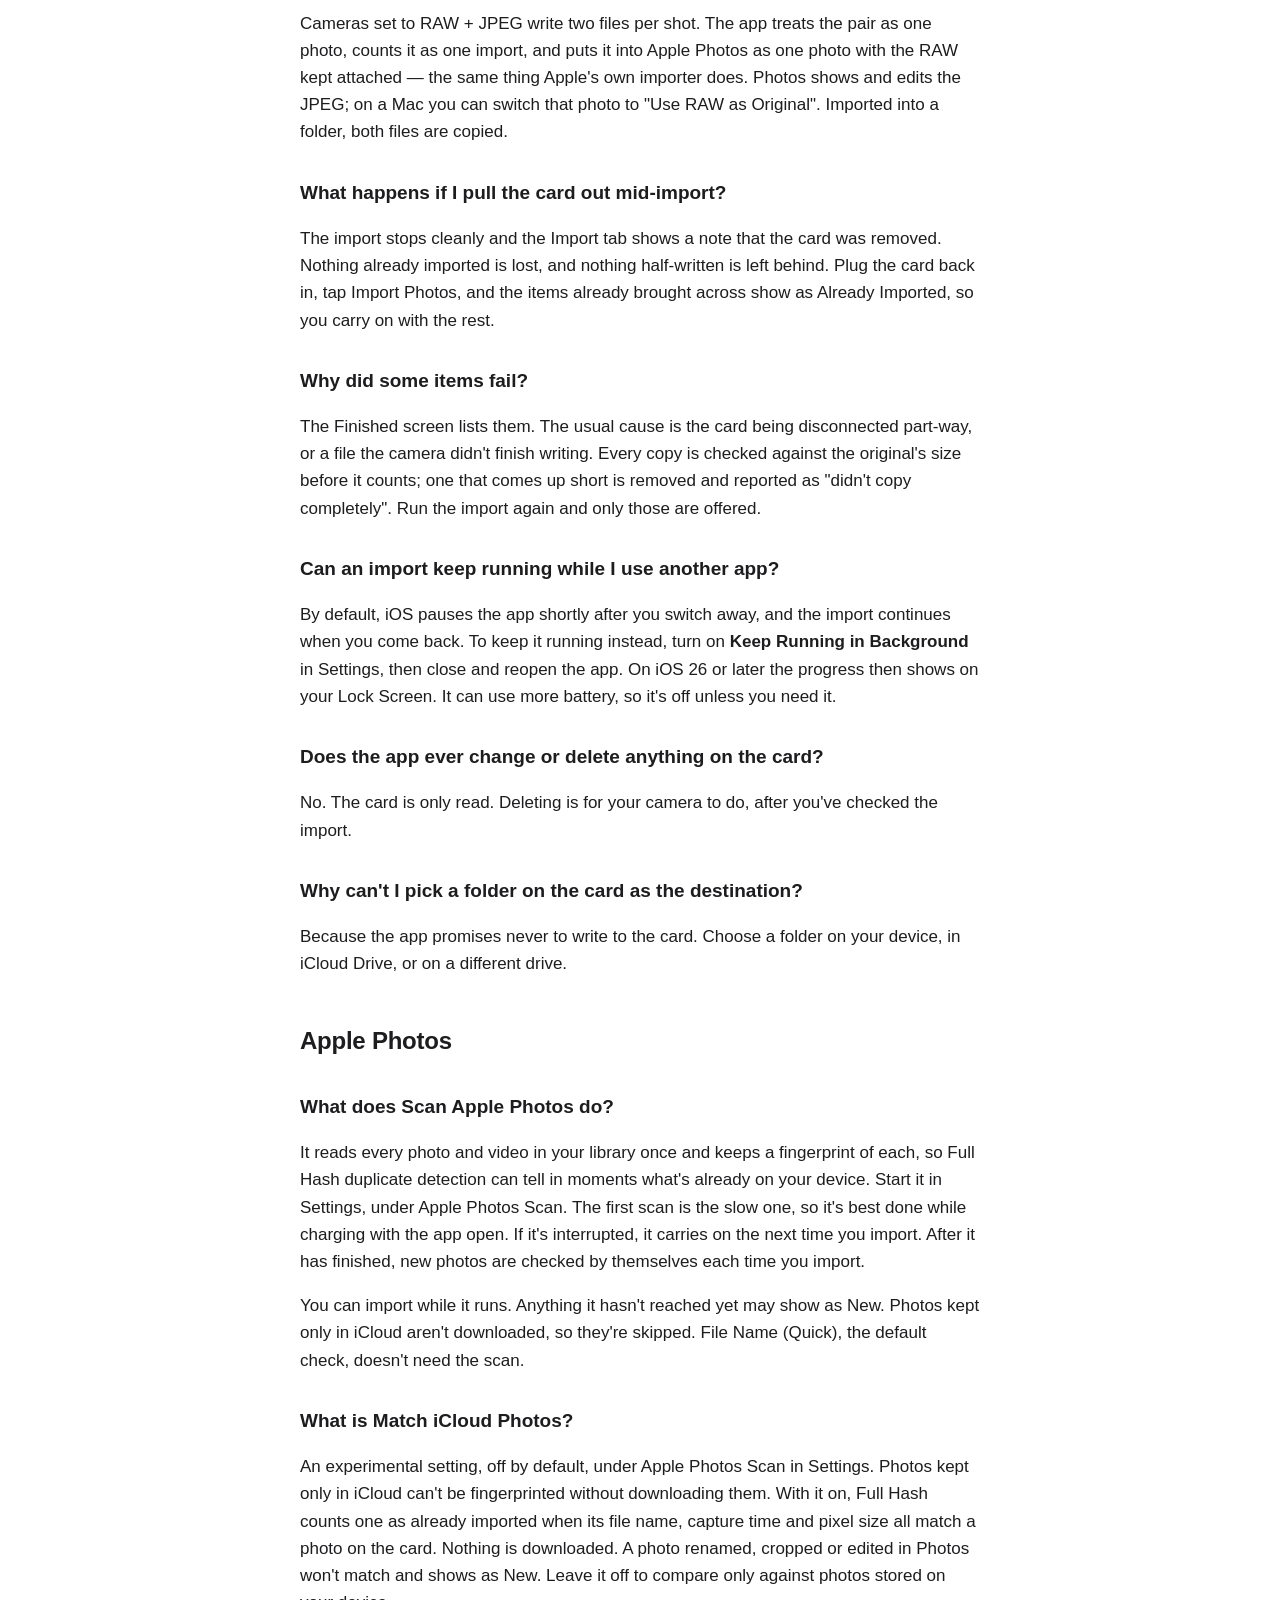
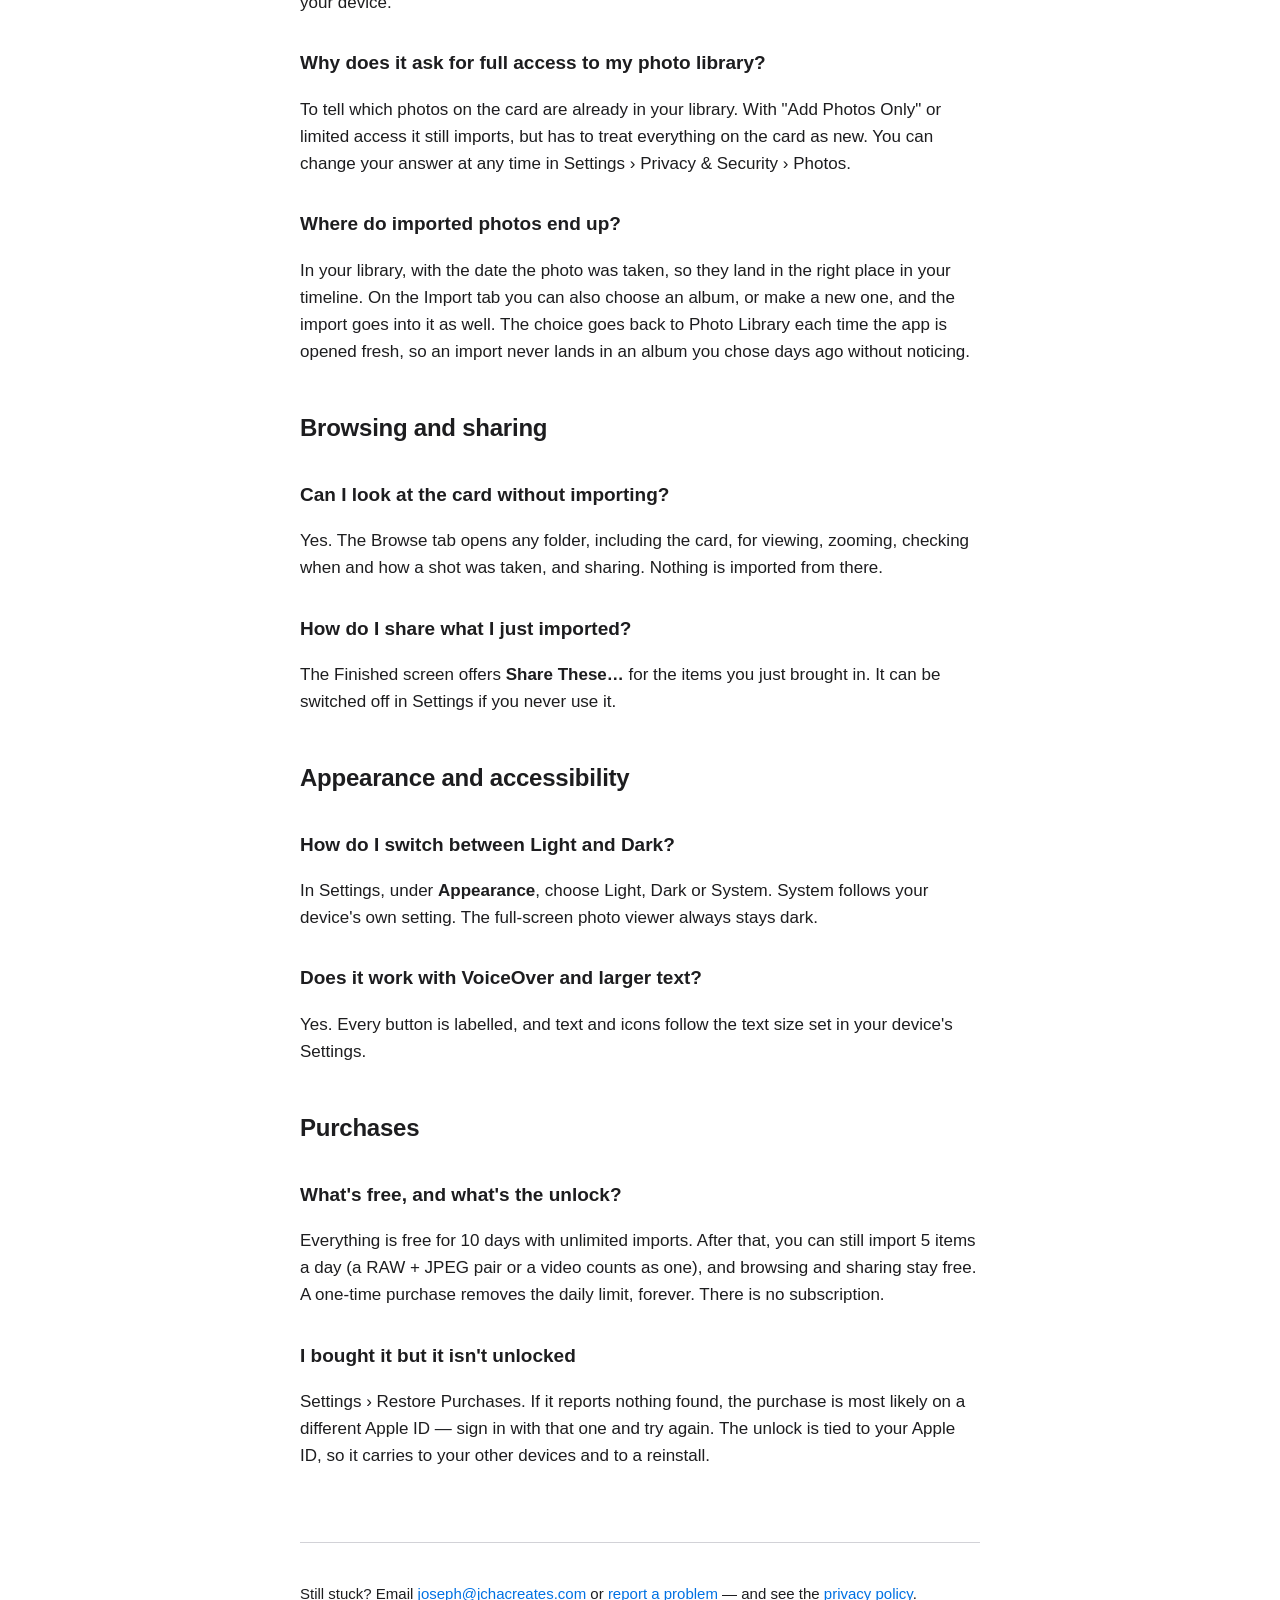
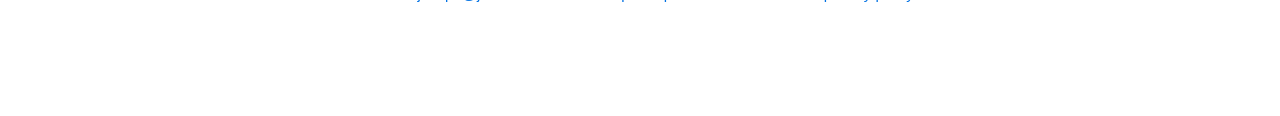
<file: photoimport/support.html>
<!doctype html>
<html lang="en">
<head>
<meta charset="utf-8">
<meta name="viewport" content="width=device-width, initial-scale=1">
<title>Support — Photo Import &amp; Share</title>
<meta name="description" content="Help and answers for Photo Import & Share.">
<link rel="stylesheet" href="../style.css">
</head>
<body>
<div class="wrap">

<header>
    <h1>Support</h1>
    <p class="tagline">Photo Import &amp; Share</p>
    <nav>
        <a href="index.html">Home</a>
        <a href="privacy.html">Privacy</a>
    </nav>
</header>

<div class="card">
    <p><strong>Get in touch:</strong> email <a href="mailto:joseph@jchacreates.com">joseph@jchacreates.com</a>, or <a href="https://github.com/JChaCreates/iosphotobackup/issues/new">report a problem on GitHub</a> (needs a free GitHub account).</p>
    <p>GitHub reports are public, so leave out anything personal. One person answers these, usually within a few days. Including your device, iOS version, camera, and what you were doing at the time makes a real difference.</p>
</div>

<h2>Getting started</h2>

<h3>My card doesn't appear by itself</h3>
<p>Most card readers are found automatically within a few seconds of plugging in; the Import tab's Source row changes to the card's name. The first time, iOS asks whether to allow the app access to the card. If you said no, change it in Settings › Privacy &amp; Security.</p>
<p>If the card still isn't found, use <strong>Choose a Card in Files…</strong> instead. In the Files picker, tap <strong>Browse</strong> at the bottom right — twice. The first tap moves you up a level, the second reveals the full list of locations, including connected cards and drives. This is how the iOS file picker behaves generally, not something specific to this app.</p>
<p>A reader that needs more power than the device supplies may need a powered hub.</p>

<h3>Which files are imported?</h3>
<p>Common camera formats: RAW from most manufacturers, DNG, JPEG, HEIC, TIFF, PNG and WebP, and MOV and MP4 video. The File Formats screen in the app lists them all, each with a switch so you can leave a format out. AVCHD video (the <code>.MTS</code> files some older camcorders write) isn't supported.</p>
<p>Supported RAW formats are determined by iOS rather than by the app, so a very new camera may need an iOS update before its files can be previewed.</p>

<h2>Importing</h2>

<h3>How does it decide what's "Already Imported"?</h3>
<p>That's the <strong>Duplicate Detection</strong> option in the ⋯ menu:</p>
<ul>
    <li><strong>File Name (Quick)</strong>, the default: an item is already imported if a file with the same name and the same capture time is in Apple Photos (or in the destination folder), or if this app imported it before. Seconds, even on a full card.</li>
    <li><strong>Full Hash (Slow)</strong>: compares the contents of every file, so a photo that was renamed is still caught. Minutes on a big card the first time; faster after that.</li>
    <li><strong>Off: Show Everything</strong>: no check. Everything shows as new and you choose.</li>
</ul>

<h3>Why do a RAW and a JPEG of the same shot show as one item?</h3>
<p>Cameras set to RAW + JPEG write two files per shot. The app treats the pair as one photo, counts it as one import, and puts it into Apple Photos as one photo with the RAW kept attached — the same thing Apple's own importer does. Photos shows and edits the JPEG; on a Mac you can switch that photo to "Use RAW as Original". Imported into a folder, both files are copied.</p>

<h3>What happens if I pull the card out mid-import?</h3>
<p>The import stops cleanly and the Import tab shows a note that the card was removed. Nothing already imported is lost, and nothing half-written is left behind. Plug the card back in, tap Import Photos, and the items already brought across show as Already Imported, so you carry on with the rest.</p>

<h3>Why did some items fail?</h3>
<p>The Finished screen lists them. The usual cause is the card being disconnected part-way, or a file the camera didn't finish writing. Every copy is checked against the original's size before it counts; one that comes up short is removed and reported as "didn't copy completely". Run the import again and only those are offered.</p>

<h3>Can an import keep running while I use another app?</h3>
<p>By default, iOS pauses the app shortly after you switch away, and the import continues when you come back. To keep it running instead, turn on <strong>Keep Running in Background</strong> in Settings, then close and reopen the app. On iOS 26 or later the progress then shows on your Lock Screen. It can use more battery, so it's off unless you need it.</p>

<h3>Does the app ever change or delete anything on the card?</h3>
<p>No. The card is only read. Deleting is for your camera to do, after you've checked the import.</p>

<h3>Why can't I pick a folder on the card as the destination?</h3>
<p>Because the app promises never to write to the card. Choose a folder on your device, in iCloud Drive, or on a different drive.</p>

<h2>Apple Photos</h2>

<h3>What does Scan Apple Photos do?</h3>
<p>It reads every photo and video in your library once and keeps a fingerprint of each, so Full Hash duplicate detection can tell in moments what's already on your device. Start it in Settings, under Apple Photos Scan. The first scan is the slow one, so it's best done while charging with the app open. If it's interrupted, it carries on the next time you import. After it has finished, new photos are checked by themselves each time you import.</p>
<p>You can import while it runs. Anything it hasn't reached yet may show as New. Photos kept only in iCloud aren't downloaded, so they're skipped. File Name (Quick), the default check, doesn't need the scan.</p>

<h3>What is Match iCloud Photos?</h3>
<p>An experimental setting, off by default, under Apple Photos Scan in Settings. Photos kept only in iCloud can't be fingerprinted without downloading them. With it on, Full Hash counts one as already imported when its file name, capture time and pixel size all match a photo on the card. Nothing is downloaded. A photo renamed, cropped or edited in Photos won't match and shows as New. Leave it off to compare only against photos stored on your device.</p>

<h3>Why does it ask for full access to my photo library?</h3>
<p>To tell which photos on the card are already in your library. With "Add Photos Only" or limited access it still imports, but has to treat everything on the card as new. You can change your answer at any time in Settings › Privacy &amp; Security › Photos.</p>

<h3>Where do imported photos end up?</h3>
<p>In your library, with the date the photo was taken, so they land in the right place in your timeline. On the Import tab you can also choose an album, or make a new one, and the import goes into it as well. The choice goes back to Photo Library each time the app is opened fresh, so an import never lands in an album you chose days ago without noticing.</p>

<h2>Browsing and sharing</h2>

<h3>Can I look at the card without importing?</h3>
<p>Yes. The Browse tab opens any folder, including the card, for viewing, zooming, checking when and how a shot was taken, and sharing. Nothing is imported from there.</p>

<h3>How do I share what I just imported?</h3>
<p>The Finished screen offers <strong>Share These…</strong> for the items you just brought in. It can be switched off in Settings if you never use it.</p>

<h2>Appearance and accessibility</h2>

<h3>How do I switch between Light and Dark?</h3>
<p>In Settings, under <strong>Appearance</strong>, choose Light, Dark or System. System follows your device's own setting. The full-screen photo viewer always stays dark.</p>

<h3>Does it work with VoiceOver and larger text?</h3>
<p>Yes. Every button is labelled, and text and icons follow the text size set in your device's Settings.</p>

<h2>Purchases</h2>

<h3>What's free, and what's the unlock?</h3>
<p>Everything is free for 10 days with unlimited imports. After that, you can still import 5 items a day (a RAW + JPEG pair or a video counts as one), and browsing and sharing stay free. A one-time purchase removes the daily limit, forever. There is no subscription.</p>

<h3>I bought it but it isn't unlocked</h3>
<p>Settings › Restore Purchases. If it reports nothing found, the purchase is most likely on a different Apple ID — sign in with that one and try again. The unlock is tied to your Apple ID, so it carries to your other devices and to a reinstall.</p>

<footer>
    <p>Still stuck? Email <a href="mailto:joseph@jchacreates.com">joseph@jchacreates.com</a> or <a href="https://github.com/JChaCreates/iosphotobackup/issues/new">report a problem</a> — and see the <a href="privacy.html">privacy policy</a>.</p>
</footer>

</div>
</body>
</html>
</file>
<file: style.css>
:root {
    --bg: #ffffff;
    --surface: #f5f5f7;
    --text: #1d1d1f;
    --muted: #6e6e73;
    --accent: #0071e3;
    --line: #d2d2d7;
}

@media (prefers-color-scheme: dark) {
    :root {
        --bg: #000000;
        --surface: #1c1c1e;
        --text: #f5f5f7;
        --muted: #98989d;
        --accent: #2997ff;
        --line: #38383a;
    }
}

* { box-sizing: border-box; }

body {
    margin: 0;
    padding: 0 24px 96px;
    background: var(--bg);
    color: var(--text);
    font: 17px/1.6 -apple-system, BlinkMacSystemFont, "Segoe UI", Roboto,
          Helvetica, Arial, sans-serif;
    -webkit-font-smoothing: antialiased;
}

.wrap { max-width: 680px; margin: 0 auto; }

header {
    padding: 64px 0 40px;
    border-bottom: 1px solid var(--line);
    margin-bottom: 40px;
}

h1 { font-size: 40px; line-height: 1.1; letter-spacing: -0.02em; margin: 0 0 12px; }
h2 { font-size: 24px; letter-spacing: -0.01em; margin: 44px 0 12px; }
h3 { font-size: 19px; margin: 32px 0 8px; }

.tagline { color: var(--muted); font-size: 20px; margin: 0; }
.meta { color: var(--muted); font-size: 15px; margin: 8px 0 0; }

p, li { color: var(--text); }
ul { padding-left: 22px; }
li { margin-bottom: 8px; }

a { color: var(--accent); text-decoration: none; }
a:hover { text-decoration: underline; }

nav { margin-top: 20px; display: flex; gap: 20px; flex-wrap: wrap; }
nav a { font-size: 16px; }

.card {
    background: var(--surface);
    border-radius: 14px;
    padding: 20px 24px;
    margin: 24px 0;
}

.card p:first-child { margin-top: 0; }
.card p:last-child { margin-bottom: 0; }

.lead { font-size: 19px; }

footer {
    margin-top: 72px;
    padding-top: 24px;
    border-top: 1px solid var(--line);
    color: var(--muted);
    font-size: 15px;
}

code {
    background: var(--surface);
    padding: 2px 6px;
    border-radius: 5px;
    font-size: 15px;
}
</file>
